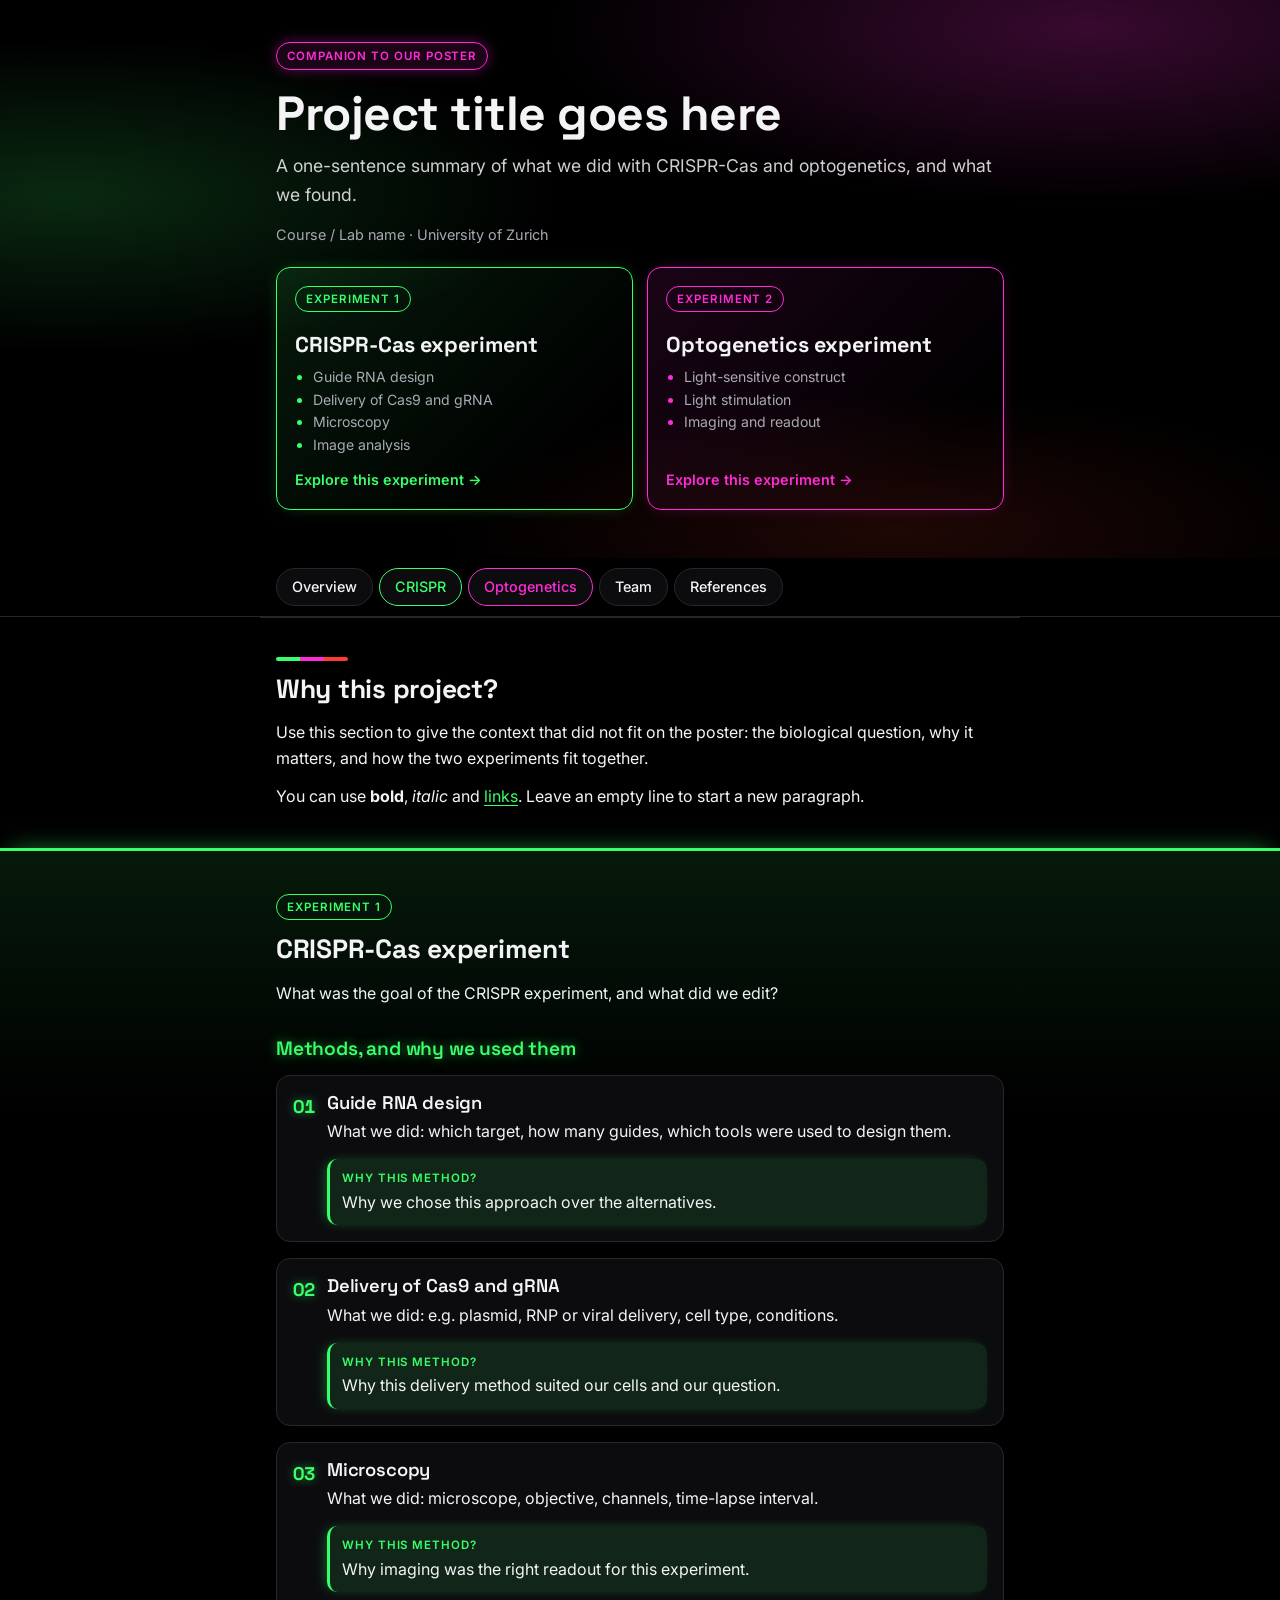
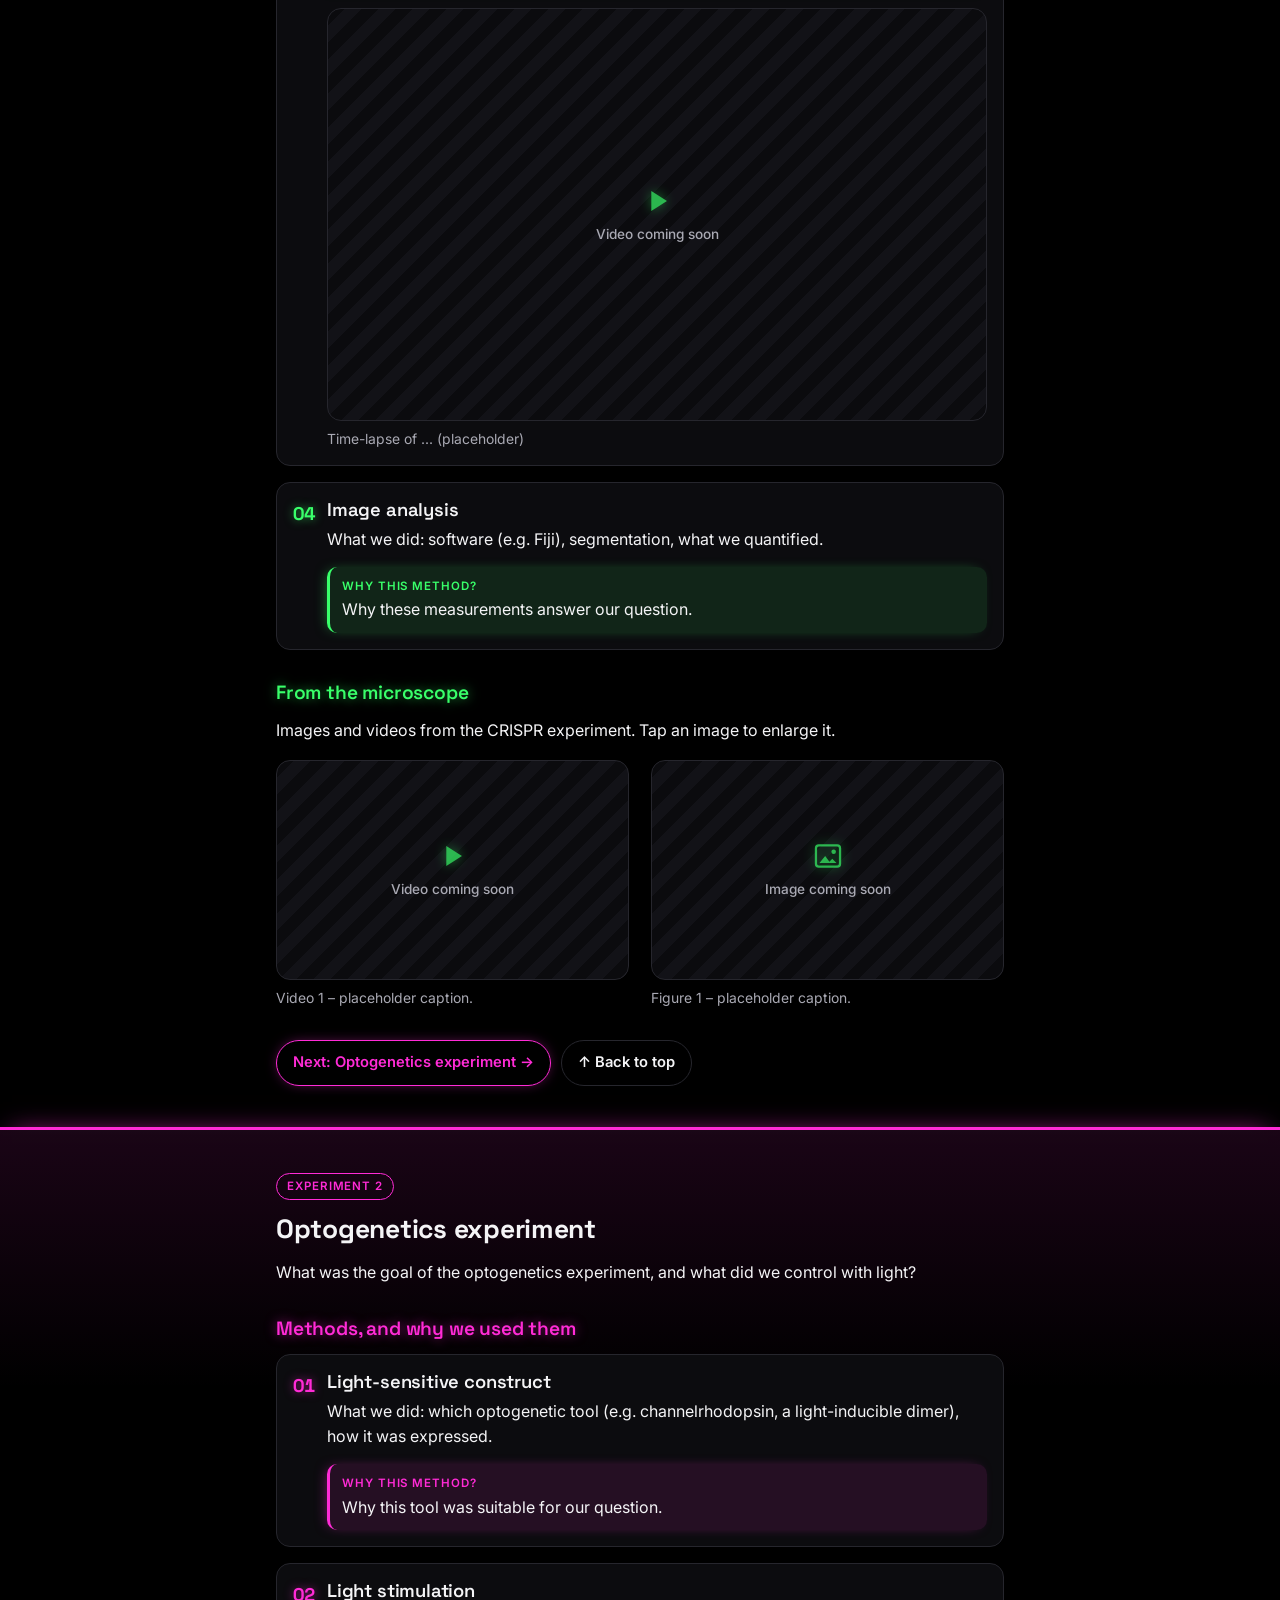
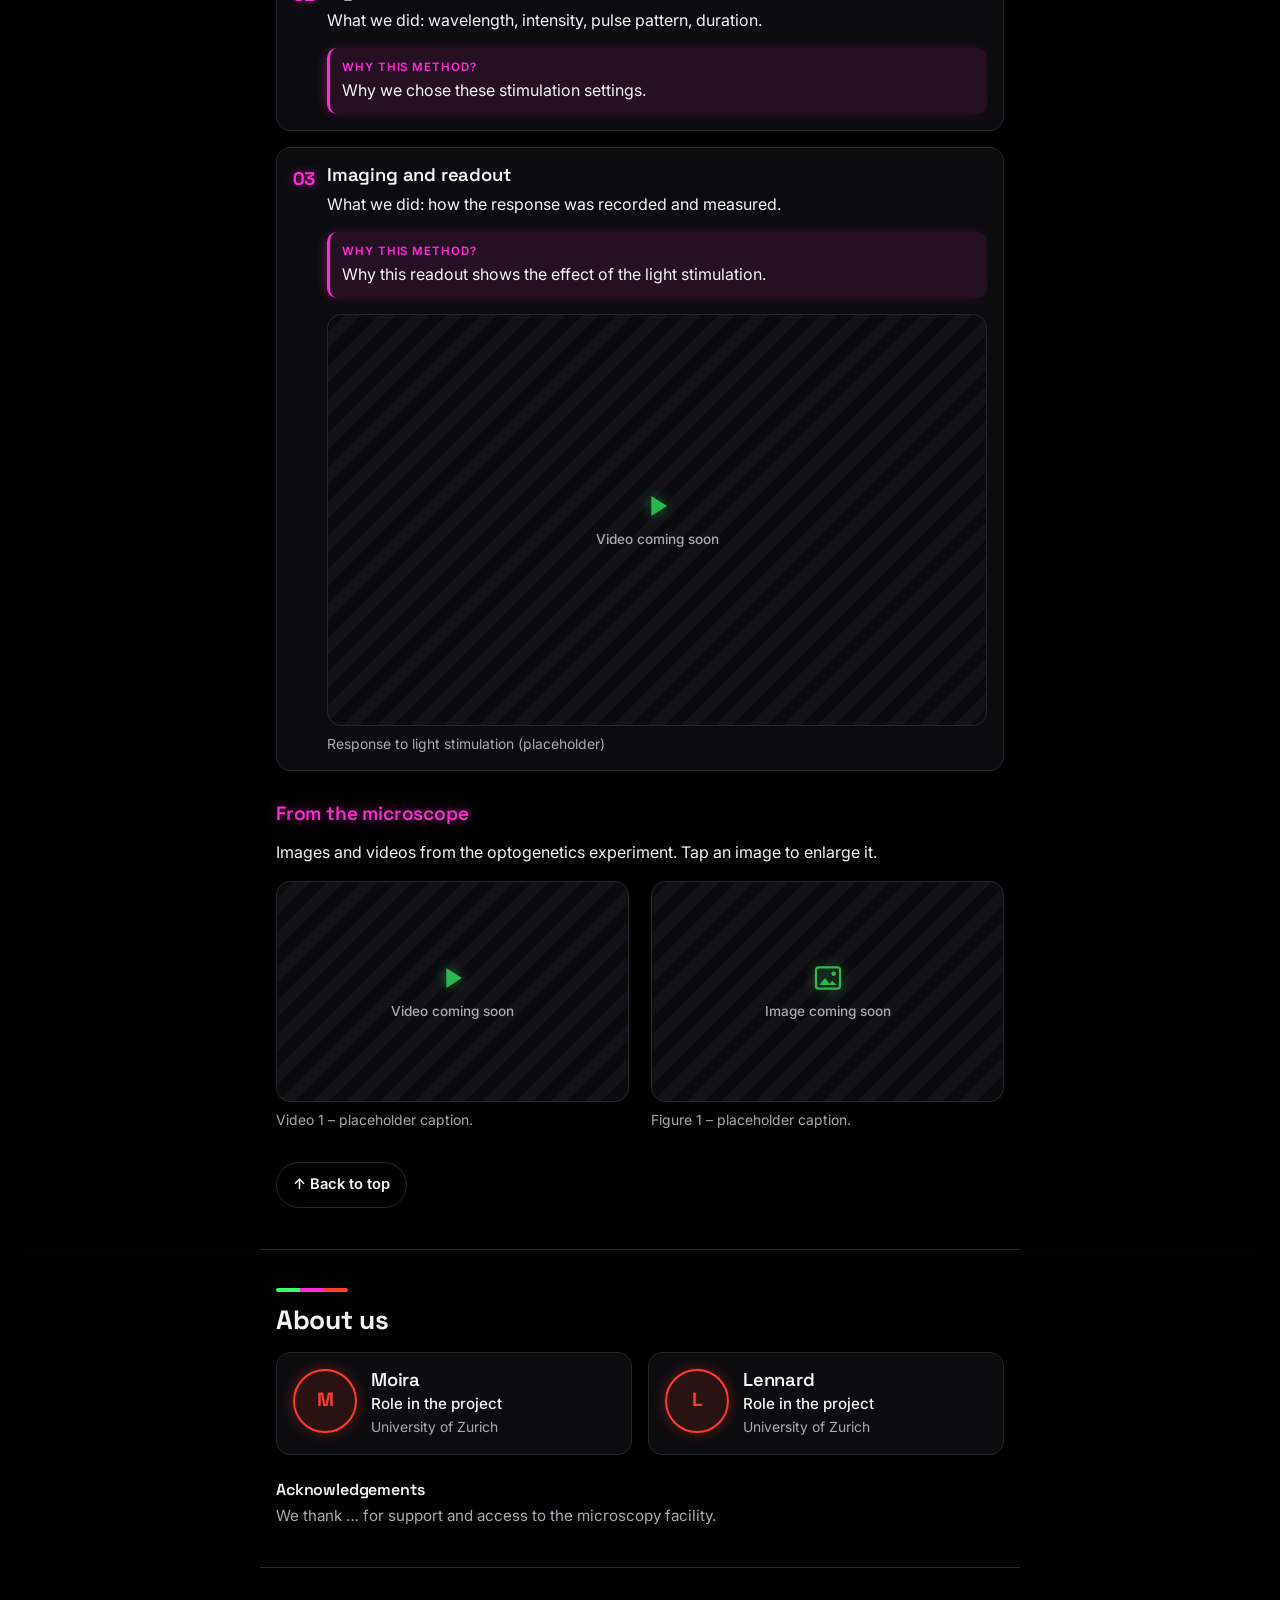
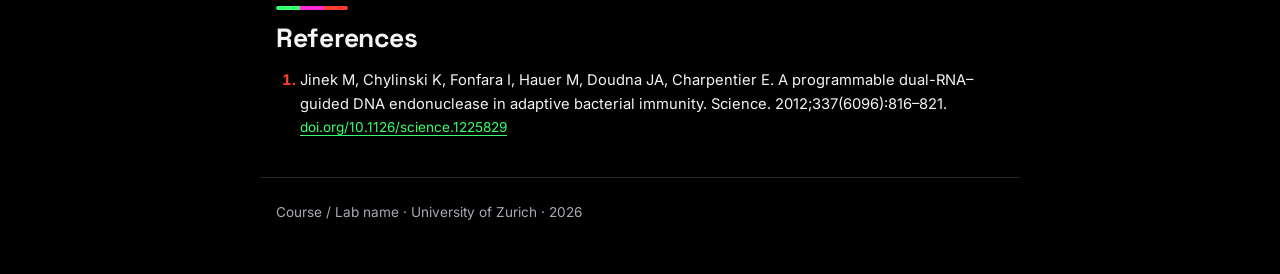
<file: index.html>
<!doctype html>
<html lang="en">
<head>
  <meta charset="utf-8">
  <meta name="viewport" content="width=device-width, initial-scale=1, viewport-fit=cover">
  <title>CRISPR Project Companion</title>
  <meta name="description" content="Videos, images, methods and references accompanying our CRISPR-Cas poster.">
  <meta name="theme-color" content="#000000">
  <link rel="preconnect" href="https://fonts.googleapis.com">
  <link rel="preconnect" href="https://fonts.gstatic.com" crossorigin>
  <link href="https://fonts.googleapis.com/css2?family=Space+Grotesk:wght@500;600;700&family=Inter:wght@400;500;600&display=swap" rel="stylesheet">
  <link rel="stylesheet" href="style.css">
</head>
<body>
  <div id="preview-banner" class="preview-banner" hidden>Preview of your unsaved draft. Visitors don't see this version.</div>

  <header class="hero" id="top">
    <div class="wrap">
      <span class="badge" data-bind="meta.badge"></span>
      <h1 data-bind="meta.title"></h1>
      <p class="subtitle" data-bind="meta.subtitle"></p>
      <p class="course" data-bind="meta.course"></p>
      <div class="exp-cards" id="exp-cards"></div>
      <figure class="hero-media" id="hero-media"></figure>
    </div>
  </header>

  <nav class="toc" aria-label="Sections">
    <div class="wrap toc-inner" id="toc"></div>
  </nav>

  <main>
    <section id="overview" class="wrap section">
      <h2 data-bind="overview.heading"></h2>
      <div class="prose" id="overview-body"></div>
    </section>

    <div id="experiments"></div>

    <section id="team" class="wrap section">
      <h2>About us</h2>
      <div class="authors" id="authors"></div>
      <div class="prose ack" id="ack"></div>
    </section>

    <section id="references" class="wrap section">
      <h2>References</h2>
      <ol class="refs" id="refs"></ol>
    </section>
  </main>

  <footer class="wrap footer">
    <p><span data-bind="meta.course"></span> · <span data-bind="meta.date"></span></p>
  </footer>

  <dialog id="lightbox" class="lightbox" aria-label="Enlarged image">
    <button class="lb-close" aria-label="Close">×</button>
    <img alt="">
    <p class="lb-cap"></p>
  </dialog>

  <script src="common.js"></script>
  <script src="site.js"></script>
</body>
</html>
</file>
<file: style.css>
/* Fluorescence palette: always black, like a microscopy image. */
:root {
  --bg: #000000;
  --surface: #0c0c0f;
  --surface-2: #16161b;
  --ink: #f4f4f6;
  --ink-2: #a9a9b3;
  --line: #26262d;

  --gfp: #39ff6a;       /* GFP green: links, numbers, primary accent */
  --magenta: #ff2bd6;   /* magenta: "why" boxes, badge */
  --farred: #ff3d2e;    /* far-red: authors, references */
  --gfp-soft: rgba(57, 255, 106, 0.10);
  --magenta-soft: rgba(255, 43, 214, 0.10);
  --farred-soft: rgba(255, 61, 46, 0.12);

  --radius: 14px;
  --display: "Space Grotesk", Inter, system-ui, sans-serif;
  --sans: Inter, system-ui, -apple-system, "Segoe UI", sans-serif;
  color-scheme: dark;
}

* { box-sizing: border-box; }
html { scroll-behavior: smooth; scroll-padding-top: 64px; -webkit-text-size-adjust: 100%; background: var(--bg); }
body {
  margin: 0; background: var(--bg); color: var(--ink);
  font: 16px/1.6 var(--sans); overflow-x: hidden;
}
img, video { max-width: 100%; display: block; }
a { color: var(--gfp); text-underline-offset: 3px; }
h1, h2, h3 { font-family: var(--display); line-height: 1.15; margin: 0; text-wrap: balance; letter-spacing: -0.01em; }
h2 { font-size: 1.65rem; font-weight: 700; margin-bottom: 1rem; }
h2::before {
  content: ""; display: block; width: 72px; height: 4px; border-radius: 2px; margin-bottom: 0.8rem;
  background: linear-gradient(90deg, var(--gfp) 0 33%, var(--magenta) 33% 66%, var(--farred) 66%);
}
h3 { font-size: 1.15rem; font-weight: 600; }
p { margin: 0 0 0.8em; }

.wrap { max-width: 760px; margin: 0 auto; padding: 0 16px; }
.section { padding: 2.4rem 16px; border-top: 1px solid var(--line); }
.prose p:last-child { margin-bottom: 0; }

.preview-banner {
  position: sticky; top: 0; z-index: 30; background: var(--farred); color: #000; font-weight: 600;
  font-size: 0.85rem; text-align: center; padding: 6px 12px;
}

/* Hero: faint fluorescent glows on black */
.hero {
  padding: 2.6rem 0 1.6rem;
  background:
    radial-gradient(60% 45% at 85% 5%, rgba(255, 43, 214, 0.22), transparent 70%),
    radial-gradient(55% 40% at 5% 35%, rgba(57, 255, 106, 0.16), transparent 70%),
    radial-gradient(50% 35% at 70% 95%, rgba(255, 61, 46, 0.12), transparent 70%);
}
.badge {
  display: inline-block; font-size: 0.72rem; font-weight: 600; letter-spacing: 0.08em; text-transform: uppercase;
  color: var(--magenta); border: 1px solid var(--magenta); background: var(--magenta-soft);
  padding: 4px 10px; border-radius: 999px; margin-bottom: 1rem; box-shadow: 0 0 14px rgba(255, 43, 214, 0.35);
}
.badge:empty { display: none; }
.hero h1 { font-size: clamp(2rem, 8vw, 3rem); font-weight: 700; margin-bottom: 0.7rem; }
.subtitle { font-size: 1.1rem; color: var(--ink); opacity: 0.85; }
.course { font-size: 0.9rem; color: var(--ink-2); margin-bottom: 1.3rem; }
#hero-media .media { margin-top: 0.4rem; }

/* Section nav */
.toc {
  position: sticky; top: 0; z-index: 20; background: rgba(0, 0, 0, 0.82);
  backdrop-filter: blur(10px); -webkit-backdrop-filter: blur(10px); border-bottom: 1px solid var(--line);
}
.toc-inner {
  display: flex; gap: 6px; overflow-x: auto; padding-top: 10px; padding-bottom: 10px; scrollbar-width: none;
  scroll-behavior: smooth; padding-right: 40px;
  /* fade on the right hints that the menu can be swiped */
  -webkit-mask-image: linear-gradient(to right, #000 calc(100% - 36px), transparent);
          mask-image: linear-gradient(to right, #000 calc(100% - 36px), transparent);
}
.toc-inner::-webkit-scrollbar { display: none; }
.toc a {
  flex: none; text-decoration: none; color: var(--ink); font-size: 0.9rem; font-weight: 500;
  padding: 9px 15px; line-height: 1.25; border: 1px solid var(--line); border-radius: 999px; background: var(--surface);
  transition: border-color 0.15s, color 0.15s, box-shadow 0.15s;
}
.toc a:hover, .toc a:active, .toc a:focus-visible {
  color: var(--gfp); border-color: var(--gfp); box-shadow: 0 0 12px rgba(57, 255, 106, 0.35); outline: none;
}

/* Media */
.media { margin: 0; }
.media img, .media video, .placeholder {
  width: 100%; border-radius: var(--radius); background: #000; border: 1px solid var(--line);
}
.media figcaption { font-size: 0.87rem; color: var(--ink-2); margin-top: 0.5rem; line-height: 1.45; }
.placeholder {
  aspect-ratio: 16 / 10; display: grid; place-content: center; justify-items: center; gap: 6px;
  background: repeating-linear-gradient(135deg, #0b0b0e 0 12px, #121217 12px 24px);
  color: var(--ink-2); font-size: 0.85rem; font-weight: 500;
}
.placeholder svg { width: 34px; height: 34px; fill: var(--gfp); color: var(--gfp); opacity: 0.7; filter: drop-shadow(0 0 6px rgba(57, 255, 106, 0.6)); }
.zoom { all: unset; display: block; cursor: zoom-in; width: 100%; }
.zoom:focus-visible { outline: 2px solid var(--gfp); border-radius: var(--radius); }

.gallery { display: grid; gap: 1.4rem; margin-top: 1.2rem; }
@media (min-width: 640px) { .gallery { grid-template-columns: 1fr 1fr; } }

/* Experiments: each one carries its own accent colour (--x) */
.accent-gfp     { --x: var(--gfp);     --x-soft: var(--gfp-soft);     --x-glow: rgba(57, 255, 106, 0.55); }
.accent-magenta { --x: var(--magenta); --x-soft: var(--magenta-soft); --x-glow: rgba(255, 43, 214, 0.55); }
.accent-farred  { --x: var(--farred);  --x-soft: var(--farred-soft);  --x-glow: rgba(255, 61, 46, 0.55); }

.experiment {
  padding: 2.6rem 0; border-top: 3px solid var(--x);
  background: linear-gradient(180deg, var(--x-soft), transparent 260px);
  box-shadow: 0 -8px 24px -12px var(--x-glow);
}
.experiment h2::before { display: none; }
.exp-kicker {
  display: inline-block; font-size: 0.72rem; font-weight: 600; letter-spacing: 0.08em; text-transform: uppercase;
  color: var(--x); border: 1px solid var(--x); border-radius: 999px; padding: 3px 10px; margin-bottom: 0.9rem;
}
.experiment h2 { color: var(--ink); }
.experiment h3.sub {
  font-size: 1.2rem; margin: 2rem 0 0.9rem; color: var(--x); text-shadow: 0 0 12px var(--x-glow);
}
.experiment .gallery { margin-top: 1rem; }

.exp-cards { display: grid; gap: 0.9rem; margin: 0.4rem 0 1.4rem; }
@media (min-width: 560px) { .exp-cards { grid-template-columns: 1fr 1fr; } }
.exp-card {
  display: flex; flex-direction: column; gap: 6px; text-decoration: none; color: var(--ink); padding: 18px;
  border: 1px solid var(--x); border-radius: var(--radius);
  background: linear-gradient(135deg, var(--x-soft), transparent 80%);
  box-shadow: 0 0 18px -8px var(--x-glow); transition: box-shadow 0.15s;
}
.exp-card:hover, .exp-card:focus-visible { box-shadow: 0 0 24px -4px var(--x-glow); outline: none; }
.exp-card .exp-kicker { align-self: flex-start; }
.exp-card strong { font-family: var(--display); font-size: 1.35rem; line-height: 1.2; }
.exp-methods { margin: 2px 0 0; padding-left: 1.1rem; font-size: 0.88rem; color: var(--ink-2); }
.exp-methods li::marker { color: var(--x); }
.exp-go { margin-top: auto; padding-top: 6px; font-size: 0.9rem; font-weight: 600; color: var(--x); }

.toc a.toc-exp { border-color: var(--x); color: var(--x); }
.toc a.toc-exp:hover, .toc a.toc-exp:focus-visible { box-shadow: 0 0 12px var(--x-glow); }
/* current section, set while scrolling */
.toc a.active { color: #000; background: var(--gfp); border-color: var(--gfp); }
.toc a.toc-exp.active { color: #000; background: var(--x); border-color: var(--x); box-shadow: 0 0 14px var(--x-glow); }

.exp-next { display: flex; flex-wrap: wrap; gap: 10px; margin-top: 2rem; }
.exp-next a {
  display: inline-flex; align-items: center; min-height: 44px; padding: 10px 16px; border-radius: 999px;
  text-decoration: none; font-weight: 600; font-size: 0.92rem; border: 1px solid var(--line); color: var(--ink);
}
.exp-next a.next { border-color: var(--x); color: var(--x); box-shadow: 0 0 14px -4px var(--x-glow); }

/* Methods */
.methods { list-style: none; margin: 0; padding: 0; display: grid; gap: 1rem; }
.method {
  display: grid; grid-template-columns: auto 1fr; gap: 12px;
  background: var(--surface); border: 1px solid var(--line); border-radius: var(--radius); padding: 16px;
}
.method-num {
  font-family: var(--display); font-weight: 700; font-size: 1.15rem; color: var(--x, var(--gfp));
  text-shadow: 0 0 10px var(--x-glow, rgba(57, 255, 106, 0.7)); font-variant-numeric: tabular-nums;
}
.method h3 { margin-bottom: 0.4rem; }
.method-body { min-width: 0; }
.why {
  margin-top: 0.9rem; padding: 10px 12px; background: var(--x-soft, var(--magenta-soft)); border-radius: 10px;
  border-left: 3px solid var(--x, var(--magenta)); box-shadow: -4px 0 14px -6px var(--x-glow, rgba(255, 43, 214, 0.8));
}
.why-label { display: block; font-size: 0.72rem; font-weight: 600; text-transform: uppercase; letter-spacing: 0.08em; color: var(--x, var(--magenta)); margin-bottom: 2px; }
.why p:last-child { margin-bottom: 0; }
.method-media { display: grid; gap: 1rem; margin-top: 1rem; }

/* Authors */
.authors { display: grid; gap: 1rem; }
@media (min-width: 640px) { .authors { grid-template-columns: 1fr 1fr; } }
.author {
  display: grid; grid-template-columns: 64px 1fr; gap: 14px; align-items: start;
  background: var(--surface); border: 1px solid var(--line); border-radius: var(--radius); padding: 16px;
}
.avatar { width: 64px; height: 64px; border-radius: 50%; object-fit: cover; border: 2px solid var(--farred); }
.initials {
  display: grid; place-items: center; background: var(--farred-soft); color: var(--farred);
  font-family: var(--display); font-weight: 700; font-size: 1.2rem; box-shadow: 0 0 14px rgba(255, 61, 46, 0.35);
}
.author .role { color: var(--ink); font-weight: 500; margin: 2px 0 0; font-size: 0.95rem; }
.author .aff { color: var(--ink-2); font-size: 0.87rem; margin: 0; }
.author .bio { font-size: 0.92rem; margin-top: 0.5rem; }
.author .mail { display: inline-block; margin-top: 0.4rem; font-size: 0.87rem; word-break: break-all; }
.ack { margin-top: 1.6rem; font-size: 0.95rem; color: var(--ink-2); }
.ack h3 { font-size: 1rem; color: var(--ink); margin-bottom: 0.3rem; }

/* References */
.refs { padding-left: 1.5rem; margin: 0; display: grid; gap: 0.9rem; font-size: 0.92rem; }
.refs li::marker { color: var(--farred); font-weight: 700; }
.ref-link { display: block; word-break: break-all; font-size: 0.85rem; }

.footer { padding: 1.5rem 16px 2.5rem; color: var(--ink-2); font-size: 0.85rem; border-top: 1px solid var(--line); }

/* Lightbox */
.lightbox { border: 0; padding: 0; background: transparent; max-width: 100vw; max-height: 100vh; width: 100vw; height: 100vh; }
.lightbox::backdrop { background: rgba(0, 0, 0, 0.94); }
.lightbox[open] { display: grid; place-content: center; justify-items: center; gap: 10px; padding: 16px; }
.lightbox img { max-height: 80vh; border-radius: 8px; }
.lb-cap { color: #ddd; font-size: 0.9rem; text-align: center; max-width: 600px; }
.lb-close {
  position: fixed; top: 12px; right: 12px; width: 44px; height: 44px; border-radius: 50%; border: 1px solid var(--gfp);
  background: rgba(0, 0, 0, 0.6); color: var(--gfp); font-size: 1.6rem; cursor: pointer;
}
</file>
